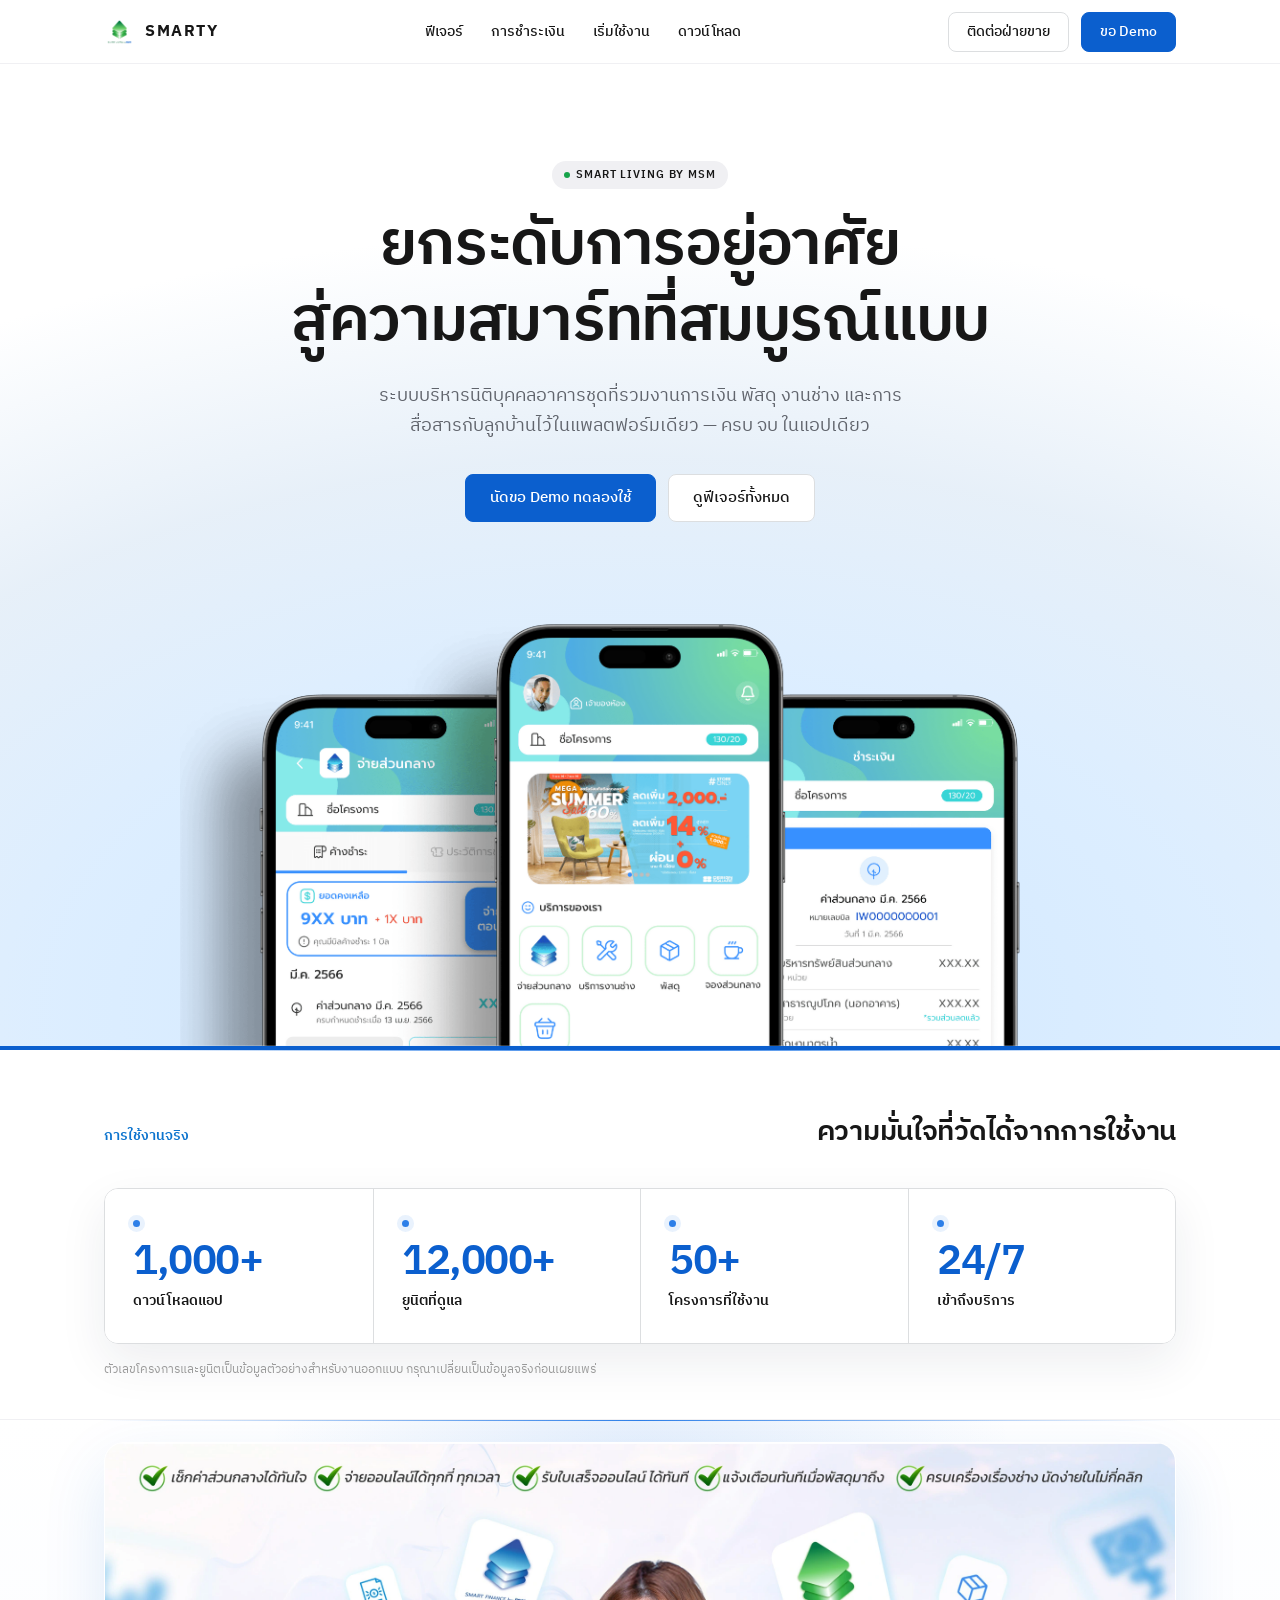
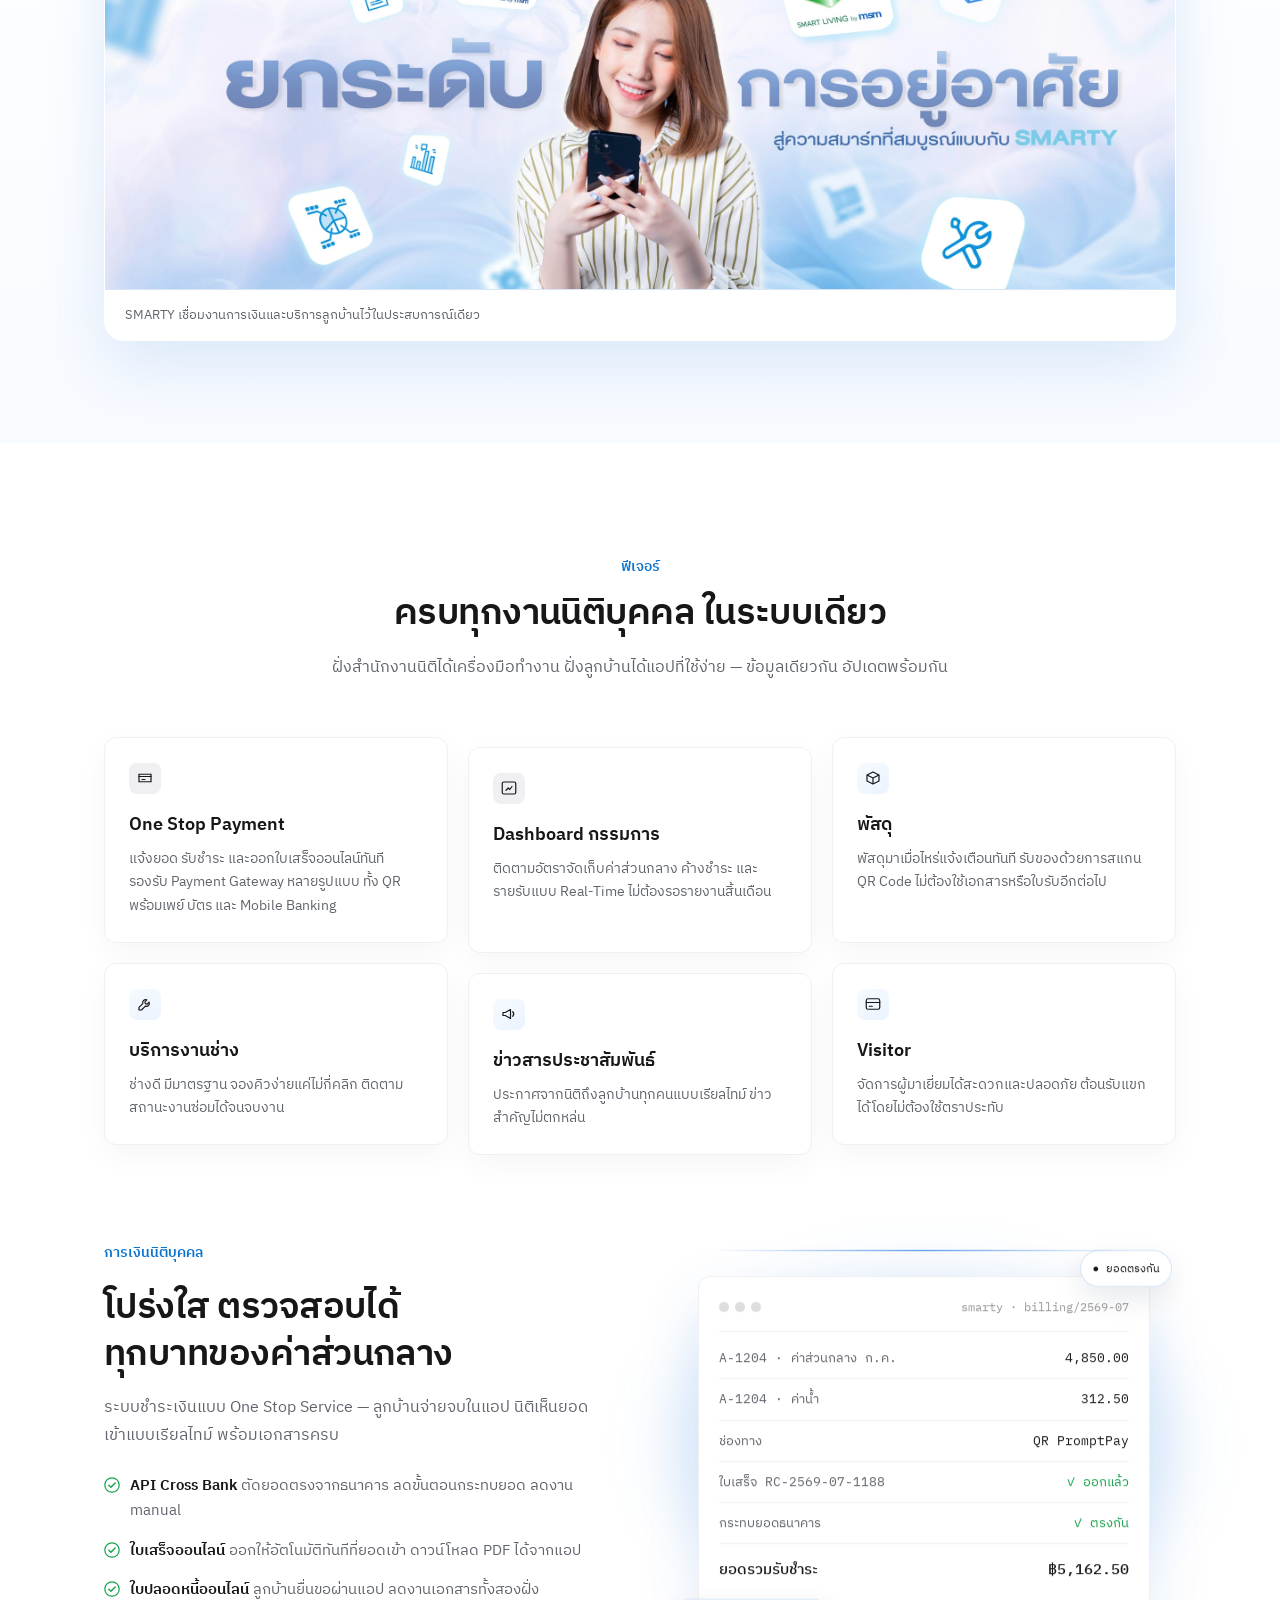
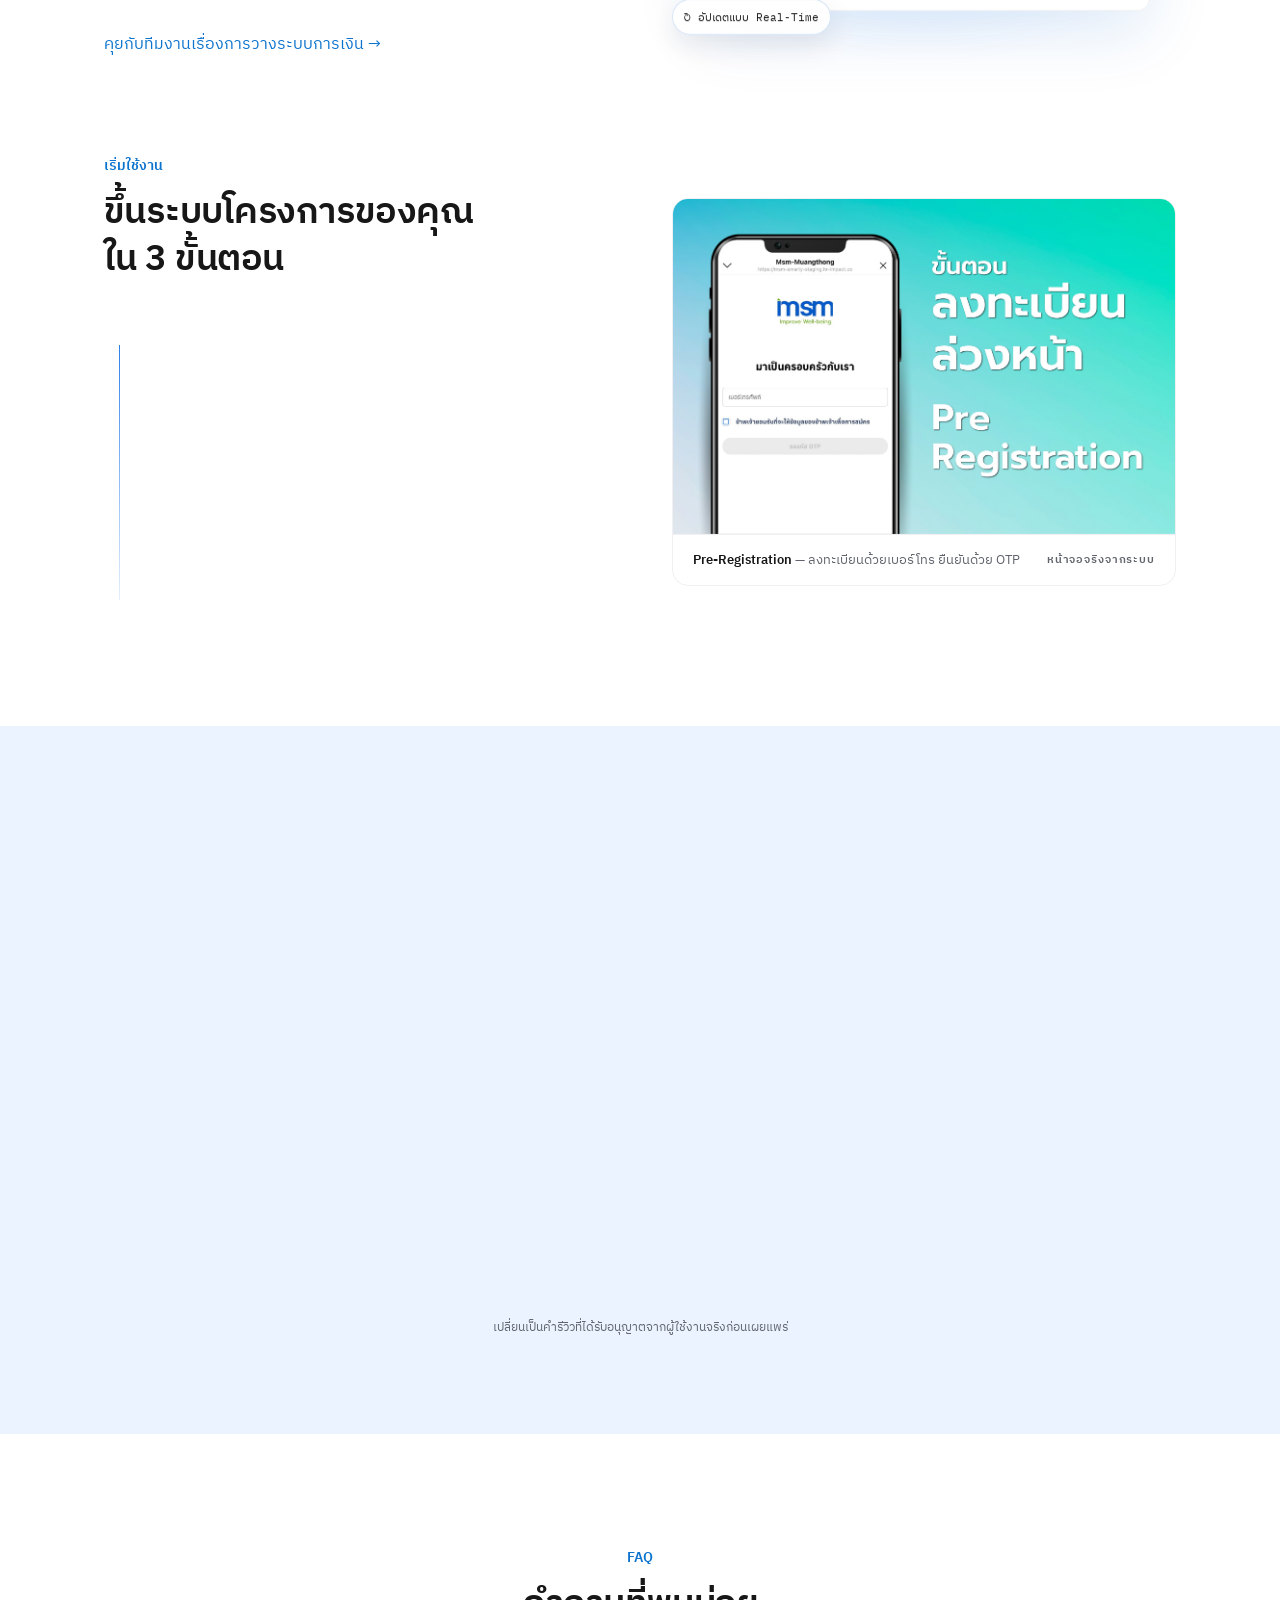
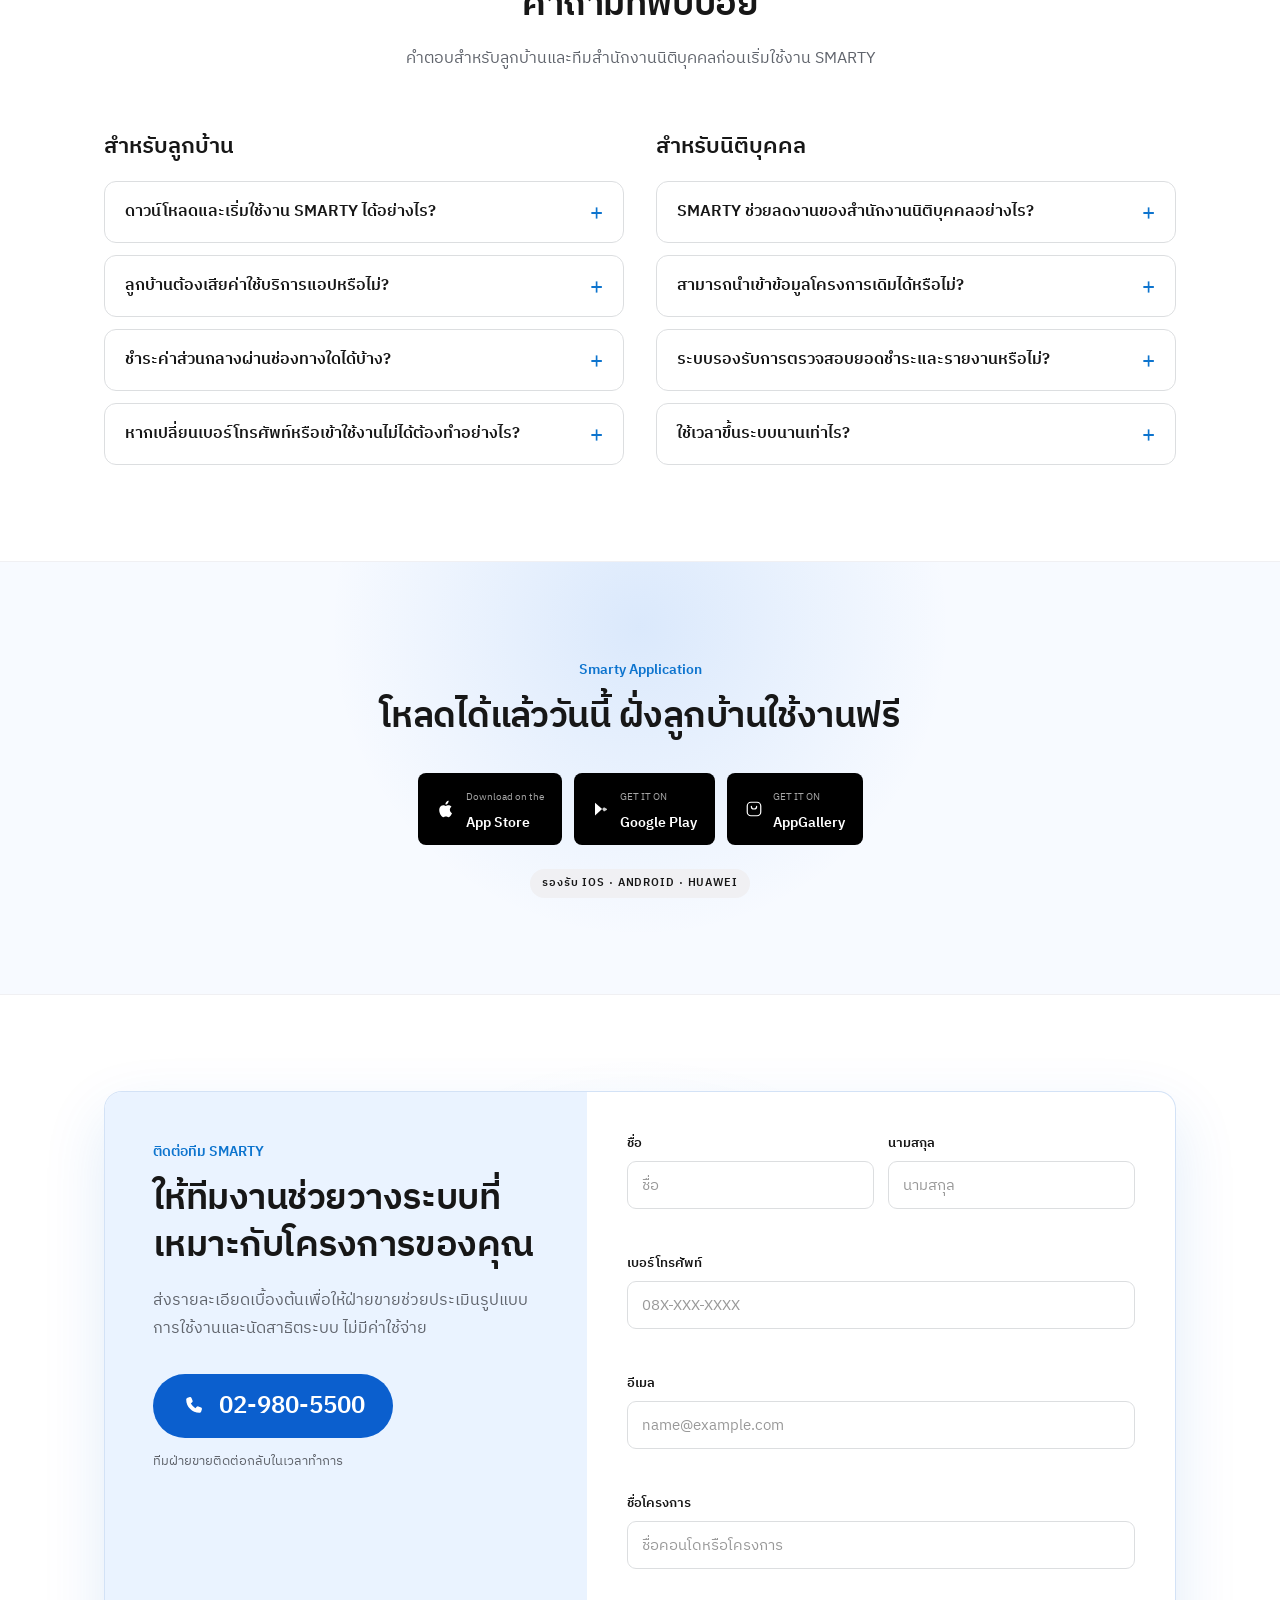
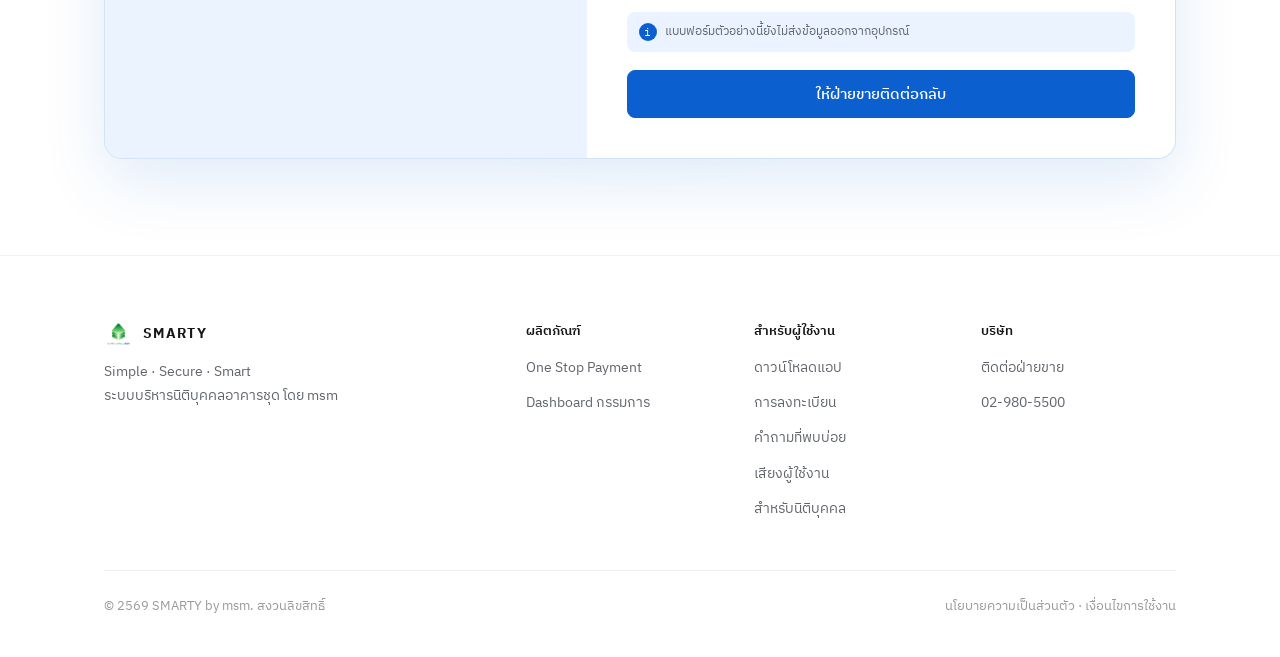
<file: expo.html>
<!DOCTYPE html>
<html lang="th">
<head>
<meta charset="UTF-8">
<meta name="viewport" content="width=device-width, initial-scale=1.0">
<title>SMARTY — ระบบบริหารนิติบุคคลอาคารชุด</title>
<meta name="description" content="SMARTY ระบบบริหารนิติบุคคลอาคารชุดโดย msm — จ่ายค่าส่วนกลาง รับใบเสร็จออนไลน์ แจ้งเตือนพัสดุ จองงานช่าง ครบ จบ ในแอปเดียว">
<meta property="og:title" content="SMARTY — ระบบบริหารนิติบุคคลอาคารชุด">
<meta property="og:description" content="ยกระดับการอยู่อาศัยสู่ความสมาร์ทที่สมบูรณ์แบบ — งานนิติบุคคล การเงิน และบริการลูกบ้าน ครบ จบ ในแอปเดียว">
<link rel="preconnect" href="https://fonts.googleapis.com">
<link rel="preconnect" href="https://fonts.gstatic.com" crossorigin>
<link href="https://fonts.googleapis.com/css2?family=IBM+Plex+Sans+Thai:wght@400;500;600;700&family=IBM+Plex+Mono:wght@400;500&display=swap" rel="stylesheet">
<style>
  :root {
    --primary: #000000;
    --primary-active: #1a1a1a;
    --text-link: #0d74ce;
    --ink: #171717;
    --body: #60646c;
    --muted: #999999;
    --hairline: #f0f0f3;
    --hairline-strong: #dcdee0;
    --canvas: #ffffff;
    --canvas-soft: #fafafa;
    --canvas-cool: #f7faff;
    --surface-strong: #f0f0f3;
    --surface-dark: #171717;
    --surface-dark-elevated: #1a1a1a;
    --on-dark: #ffffff;
    --on-dark-soft: #b0b4ba;
    --sky-light: #cfe7ff;
    --sky-mid: #a8c8e8;
    --success: #16a34a;
    --brand-blue: #0b5fce;
    --brand-blue-active: #084da8;
    --brand-blue-soft: #eaf3ff;
    --brand-blue-bright: #2d7fe8;
    --hairline-blue: rgba(11,95,206,0.16);
    --ambient-blue: rgba(45,127,232,0.14);
    --shadow-soft: 0 18px 48px rgba(23,38,61,0.08);
    --shadow-blue: 0 24px 64px rgba(11,95,206,0.12);
    --motion-fast: 180ms;
    --motion-standard: 420ms;
    --motion-reveal: 700ms;
    --ease-out-premium: cubic-bezier(0.22, 1, 0.36, 1);
    --ease-press: cubic-bezier(0.4, 0, 0.2, 1);
    --sans: 'IBM Plex Sans Thai', 'Inter', -apple-system, system-ui, sans-serif;
    --mono: 'IBM Plex Mono', 'IBM Plex Sans Thai', 'JetBrains Mono', monospace;
  }

  * { margin: 0; padding: 0; box-sizing: border-box; }
  html { scroll-behavior: smooth; }
  [id] { scroll-margin-top: 76px; }

  body {
    font-family: var(--sans);
    font-size: 16px;
    font-weight: 400;
    line-height: 1.7;
    color: var(--body);
    background: var(--canvas);
    -webkit-font-smoothing: antialiased;
  }

  h1, h2, h3 { color: var(--ink); }
  img { max-width: 100%; display: block; }

  /* ---------- Type (Thai-adjusted: มี leading เผื่อสระ/วรรณยุกต์, tracking ลบอ่อนกว่า Inter) ---------- */
  .display-mega { font-size: 62px; font-weight: 600; line-height: 1.22; letter-spacing: -0.02em; }
  .display-xl   { font-size: 48px; font-weight: 600; line-height: 1.25; letter-spacing: -0.018em; }
  .display-lg   { font-size: 36px; font-weight: 600; line-height: 1.3;  letter-spacing: -0.015em; }
  .display-md   { font-size: 28px; font-weight: 600; line-height: 1.35; letter-spacing: -0.01em; }
  .title-md     { font-size: 18px; font-weight: 600; line-height: 1.5; }
  .body-md      { font-size: 16px; }
  .body-sm      { font-size: 14px; }
  .caption      { font-size: 13px; line-height: 1.5; }
  .caption-upper { font-size: 11px; font-weight: 600; letter-spacing: 0.08em; text-transform: uppercase; }
  .mono         { font-family: var(--mono); font-size: 13px; line-height: 1.6; }

  .section-kicker { color: var(--text-link); font-size: 14px; font-weight: 600; margin-bottom: 12px; }

  /* ---------- Buttons: 8px radius, no pill on actions ---------- */
  .btn {
    display: inline-flex;
    align-items: center;
    justify-content: center;
    gap: 8px;
    font-family: var(--sans);
    font-size: 14px;
    font-weight: 500;
    line-height: 1;
    height: 40px;
    padding: 0 18px;
    border-radius: 8px;
    text-decoration: none;
    cursor: pointer;
    transition: background 0.15s ease, transform 0.1s ease;
  }
  .btn-primary { background: var(--brand-blue); color: #fff; border: 1px solid var(--brand-blue); }
  .btn-primary:hover { background: var(--brand-blue-active); border-color: var(--brand-blue-active); }
  .btn-primary:active { transform: translateY(1px); }
  .btn-secondary { background: var(--canvas); color: var(--ink); border: 1px solid var(--hairline-strong); }
  .btn-secondary:hover { border-color: var(--muted); }
  .btn:focus-visible { outline: 2px solid var(--brand-blue); outline-offset: 3px; }
  .btn-lg { height: 48px; padding: 0 24px; font-size: 15px; }

  a.text-link { color: var(--text-link); text-decoration: none; }
  a.text-link:hover { text-decoration: underline; }

  .badge {
    display: inline-flex;
    align-items: center;
    gap: 6px;
    background: var(--surface-strong);
    color: var(--ink);
    font-size: 11px;
    font-weight: 600;
    letter-spacing: 0.08em;
    text-transform: uppercase;
    border-radius: 9999px;
    padding: 5px 12px;
  }
  .badge .dot { width: 6px; height: 6px; border-radius: 50%; background: var(--success); }

  /* ---------- Layout ---------- */
  .container { max-width: 1120px; margin: 0 auto; padding: 0 24px; }
  .section { padding: 96px 0; }
  .section-tight { padding: 64px 0; }
  .section-head { max-width: 640px; margin: 0 auto 56px; text-align: center; }
  .section-head p { margin-top: 16px; }

  /* ---------- Top nav ---------- */
  .top-nav {
    position: sticky;
    top: 0;
    z-index: 50;
    background: rgba(255,255,255,0.85);
    backdrop-filter: saturate(180%) blur(12px);
    -webkit-backdrop-filter: saturate(180%) blur(12px);
    border-bottom: 1px solid var(--hairline);
    height: 64px;
  }
  .top-nav .nav-inner {
    max-width: 1120px;
    margin: 0 auto;
    padding: 0 24px;
    height: 100%;
    display: flex;
    align-items: center;
    justify-content: space-between;
    gap: 24px;
  }
  .nav-brand { display: flex; align-items: center; gap: 10px; text-decoration: none; }
  .nav-brand img { height: 30px; width: auto; }
  .nav-brand .brand-name { font-size: 16px; font-weight: 700; letter-spacing: 0.1em; color: var(--ink); }
  .nav-links { display: flex; align-items: center; gap: 28px; list-style: none; }
  .nav-links a { font-size: 14px; font-weight: 500; color: var(--ink); text-decoration: none; }
  .nav-links a:hover { color: var(--text-link); }
  .nav-actions { display: flex; align-items: center; gap: 12px; }

  /* ---------- Hero ---------- */
  .hero {
    position: relative;
    padding: 96px 0 0;
    overflow: hidden;
  }
  .hero::before {
    content: "";
    position: absolute;
    inset: 0;
    background:
      radial-gradient(120% 90% at 50% 96%, var(--sky-light) 0%, rgba(207,231,255,0.72) 38%, rgba(168,200,232,0.28) 62%, rgba(255,255,255,0) 88%);
    pointer-events: none;
  }
  .hero .container { position: relative; text-align: center; }
  .hero h1 { max-width: 860px; margin: 20px auto 0; }
  .hero .sub { max-width: 560px; margin: 20px auto 0; font-size: 18px; }
  .hero .cta-row { display: flex; gap: 12px; justify-content: center; flex-wrap: wrap; margin-top: 32px; }
  .hero-enter {
    opacity: 0;
    transform: translateY(14px);
    animation: hero-enter var(--motion-reveal) var(--ease-out-premium) forwards;
    animation-delay: var(--hero-delay, 0ms);
  }
  .hero-phone-enter {
    opacity: 0;
    transform: translateY(28px) scale(0.985);
    animation: phone-settle 900ms var(--ease-out-premium) forwards;
    animation-delay: 440ms;
  }
  .hero-seq-1 { --hero-delay: 0ms; }
  .hero-seq-2 { --hero-delay: 90ms; }
  .hero-seq-3 { --hero-delay: 180ms; }
  .hero-seq-4 { --hero-delay: 270ms; }
  @keyframes hero-enter { to { opacity: 1; transform: none; } }
  @keyframes phone-settle { to { opacity: 1; transform: none; } }

  .hero-device {
    position: relative;
    max-width: 920px;
    margin: 64px auto 0;
    background: transparent;
  }
  .hero-device img {
    width: 100%;
    aspect-ratio: 16 / 8;
    object-fit: cover;
    object-position: center 42%;
  }

  /* ---------- Trust ledger ---------- */
  .trust-ledger {
    border-top: 4px solid var(--brand-blue);
    border-bottom: 1px solid var(--hairline);
    background: var(--canvas);
    padding: 64px 0 40px;
  }
  .trust-heading { display: flex; align-items: end; justify-content: space-between; gap: 24px; margin-bottom: 36px; }
  .trust-heading .section-kicker { margin-bottom: 4px; }
  .trust-heading h2 { max-width: 560px; text-align: right; }
  .trust-grid { position: relative; display: grid; grid-template-columns: repeat(4, minmax(0, 1fr)); border: 1px solid var(--hairline-strong); border-radius: 14px; overflow: hidden; box-shadow: var(--shadow-soft); }
  .trust-stat { position: relative; display: grid; gap: 6px; min-height: 154px; align-content: center; padding: 24px 28px; background: var(--canvas); }
  .trust-stat::before { content: ""; width: 7px; height: 7px; margin-bottom: 8px; border-radius: 50%; background: var(--brand-blue-bright); box-shadow: 0 0 0 5px rgba(45,127,232,0.10); }
  .trust-stat + .trust-stat { border-left: 1px solid var(--hairline-strong); }
  .trust-value { color: var(--brand-blue); font-family: var(--sans); font-size: 42px; font-weight: 600; line-height: 1; letter-spacing: -0.035em; font-variant-numeric: tabular-nums; }
  .trust-stat span { color: var(--ink); font-size: 14px; font-weight: 600; }
  .mock-disclosure { margin-top: 16px; color: var(--muted); font-size: 12px; line-height: 1.6; }

  /* ---------- Campaign + SMARTY signal ---------- */
  .campaign-showcase {
    position: relative;
    padding: 28px 0 96px;
    overflow: hidden;
    background:
      radial-gradient(circle at 50% 10%, rgba(45,127,232,0.12), transparent 44%),
      linear-gradient(180deg, var(--canvas), var(--canvas-cool));
  }
  .campaign-frame {
    position: relative;
    overflow: hidden;
    border: 1px solid rgba(255,255,255,0.85);
    border-radius: 20px;
    background: var(--canvas);
    box-shadow: var(--shadow-blue);
    translate: 0 var(--depth-parallax-y, 0);
  }
  .campaign-frame::before {
    content: "";
    position: absolute;
    inset: 0;
    z-index: 1;
    pointer-events: none;
    box-shadow: inset 0 1px 0 rgba(255,255,255,0.9);
  }
  .campaign-frame img { width: 100%; height: auto; }
  .campaign-frame figcaption {
    padding: 14px 20px;
    border-top: 1px solid var(--hairline-blue);
    background: rgba(255,255,255,0.92);
    color: var(--body);
    font-size: 13px;
  }
  .smarty-signal { position: relative; }
  .smarty-signal::after {
    content: "";
    position: absolute;
    z-index: 3;
    left: 8%;
    right: 8%;
    top: 0;
    height: 1px;
    background: linear-gradient(90deg, transparent, var(--brand-blue-bright), transparent);
    transform: scaleX(0);
    transform-origin: left;
    transition: transform 900ms var(--ease-out-premium);
    pointer-events: none;
  }
  .smarty-signal.section-in::after,
  .smarty-signal.in::after { transform: scaleX(1); }

  /* ---------- Feature grid ---------- */
  .feature-grid {
    display: grid;
    grid-template-columns: repeat(3, 1fr);
    gap: 20px;
  }
  .f-card {
    position: relative;
    overflow: hidden;
    background: var(--canvas);
    border: 1px solid var(--hairline);
    border-radius: 12px;
    padding: 24px;
    box-shadow: 0 10px 30px rgba(23,38,61,0.04);
  }
  .f-card::before { content: ""; position: absolute; left: 18px; right: 18px; top: 0; height: 2px; background: linear-gradient(90deg, transparent, var(--brand-blue-bright), transparent); opacity: 0; transition: opacity var(--motion-fast) ease; }
  .f-card:hover::before { opacity: 1; }
  .f-card:nth-child(2), .f-card:nth-child(5) { translate: 0 10px; }
  .f-card .f-icon {
    width: 32px; height: 32px;
    border-radius: 8px;
    background: linear-gradient(145deg, #f7fbff, var(--brand-blue-soft));
    display: flex; align-items: center; justify-content: center;
    color: var(--ink);
    margin-bottom: 16px;
    box-shadow: inset 0 1px 0 rgba(255,255,255,0.9);
  }
  .f-card h3 { font-size: 18px; font-weight: 600; margin-bottom: 6px; }
  .f-card p { font-size: 14px; }
  .f-card.dark { background: var(--canvas); border-color: var(--hairline); }
  .f-card.dark h3 { color: var(--ink); }
  .f-card.dark p { color: var(--body); }
  .f-card.dark .f-icon { background: var(--surface-strong); color: var(--ink); }

  /* ---------- Split (payment/data) ---------- */
  .split {
    display: grid;
    grid-template-columns: 1fr 1fr;
    gap: 64px;
    align-items: center;
  }
  .split .copy h2 { margin-bottom: 16px; }
  .split .copy > p { margin-bottom: 20px; }
  .split ul.plain {
    list-style: none;
    display: grid;
    gap: 14px;
    margin: 24px 0 28px;
  }
  .split ul.plain li { display: flex; gap: 10px; align-items: flex-start; font-size: 15px; }
  .split ul.plain li svg { flex: none; margin-top: 4px; }
  .split ul.plain b { color: var(--ink); font-weight: 600; }

  .ledger-stage {
    position: relative;
    padding: 26px;
    translate: 0 var(--depth-parallax-y, 0);
  }
  .ledger-stage::before {
    content: "";
    position: absolute;
    inset: 8% 0;
    border-radius: 50%;
    background: var(--ambient-blue);
    filter: blur(34px);
  }
  .ledger {
    position: relative;
    z-index: 1;
    background: var(--canvas);
    border: 1px solid var(--hairline);
    border-radius: 12px;
    padding: 20px;
    color: var(--ink);
    box-shadow: var(--shadow-blue);
  }
  .ledger-chip {
    position: absolute;
    z-index: 2;
    display: inline-flex;
    align-items: center;
    gap: 7px;
    padding: 8px 11px;
    border: 1px solid var(--hairline-blue);
    border-radius: 999px;
    background: rgba(255,255,255,0.94);
    box-shadow: 0 10px 28px rgba(23,38,61,0.10);
    color: var(--ink);
    font-family: var(--mono);
    font-size: 11px;
    white-space: nowrap;
  }
  .ledger-chip--top { top: 0; right: 4px; }
  .ledger-chip--bottom { bottom: 2px; left: 0; }
  .ledger .ledger-head {
    display: flex;
    align-items: center;
    justify-content: space-between;
    padding-bottom: 14px;
    border-bottom: 1px solid var(--hairline);
    margin-bottom: 6px;
  }
  .ledger .ledger-head .win-dots { display: flex; gap: 6px; }
  .ledger .win-dots span { width: 10px; height: 10px; border-radius: 50%; background: var(--hairline-strong); }
  .ledger .ledger-title { font-family: var(--mono); font-size: 12px; color: var(--muted); }
  .ledger table { width: 100%; border-collapse: collapse; font-family: var(--mono); font-size: 13px; }
  .ledger td { padding: 9px 0; border-bottom: 1px solid var(--hairline); }
  .ledger td:last-child { text-align: right; }
  .ledger .lg-label { color: var(--body); }
  .ledger .lg-ok { color: var(--success); }
  .ledger .lg-total td { border-bottom: none; padding-top: 12px; font-size: 15px; font-weight: 500; }

  /* ---------- Image frame cards ---------- */
  .img-frame {
    border: 1px solid var(--hairline);
    border-radius: 16px;
    overflow: hidden;
    background: var(--canvas);
    max-width: 920px;
    margin-left: auto;
    margin-right: auto;
  }
  .img-frame img { width: 100%; }
  .img-frame .frame-caption {
    display: flex;
    justify-content: space-between;
    align-items: center;
    gap: 12px;
    padding: 14px 20px;
    border-top: 1px solid var(--hairline);
    font-size: 13px;
    color: var(--body);
  }
  .img-frame .frame-caption b { color: var(--ink); font-weight: 600; }

  /* ---------- Workflow ---------- */
  .workflow {
    display: grid;
    grid-template-columns: 1fr 1fr;
    gap: 64px;
    align-items: center;
  }
  .steps { position: relative; display: grid; gap: 12px; }
  .steps::before { content: ""; position: absolute; left: 15px; top: 30px; bottom: 30px; width: 1px; background: linear-gradient(var(--brand-blue-bright), rgba(45,127,232,0.12)); }
  .step {
    position: relative;
    z-index: 1;
    display: flex;
    gap: 16px;
    align-items: flex-start;
    background: var(--canvas);
    border: 1px solid var(--hairline);
    border-radius: 12px;
    padding: 20px;
    box-shadow: 0 10px 28px rgba(23,38,61,0.04);
  }
  .step .step-num {
    flex: none;
    width: 32px; height: 32px;
    border-radius: 8px;
    background: linear-gradient(145deg, #f7fbff, var(--brand-blue-soft));
    display: flex; align-items: center; justify-content: center;
    font-family: var(--mono);
    font-size: 13px;
    color: var(--ink);
  }
  .step h3 { font-size: 16px; font-weight: 600; margin-bottom: 4px; }
  .step p { font-size: 14px; }

  /* ---------- Download band ---------- */
  .dl-band {
    position: relative;
    overflow: hidden;
    background:
      radial-gradient(circle at 50% 15%, rgba(45,127,232,0.14), transparent 42%),
      var(--canvas-cool);
    border-top: 1px solid var(--hairline);
    border-bottom: 1px solid var(--hairline);
  }
  .dl-band .container { text-align: center; }
  .store-row { display: flex; gap: 12px; justify-content: center; flex-wrap: wrap; margin-top: 32px; }
  .store-btn {
    display: flex;
    align-items: center;
    gap: 10px;
    background: var(--primary);
    color: #fff;
    border-radius: 8px;
    padding: 9px 18px;
    text-decoration: none;
    text-align: left;
    transition: background 0.15s ease;
  }
  .store-btn:hover { background: var(--primary-active); }
  .store-btn .s-top { font-size: 10px; color: rgba(255,255,255,0.65); line-height: 1.3; }
  .store-btn .s-name { font-size: 14px; font-weight: 600; line-height: 1.3; }
  .dl-meta { margin-top: 24px; display: flex; gap: 10px; justify-content: center; flex-wrap: wrap; }

  /* ---------- Testimonials ---------- */
  .testimonial-section { background: var(--brand-blue-soft); }
  .testimonial-grid { display: grid; grid-template-columns: repeat(2, minmax(0, 1fr)); gap: 20px; }
  .testimonial-card { position: relative; display: grid; align-content: start; min-height: 280px; padding: 28px; border: 1px solid rgba(11,95,206,0.16); border-radius: 14px; background: linear-gradient(145deg, #fff 0%, #f8fbff 100%); }
  .testimonial-top { display: flex; align-items: center; justify-content: space-between; gap: 16px; margin-bottom: 32px; }
  .testimonial-audience { color: var(--brand-blue); font-size: 13px; font-weight: 600; }
  .mock-badge { display: inline-flex; padding: 4px 9px; border-radius: 9999px; background: var(--brand-blue-soft); color: var(--brand-blue-active); font-size: 10px; font-weight: 600; letter-spacing: 0.04em; }
  .testimonial-quote { position: relative; margin: 0 0 24px; color: var(--ink); font-size: 20px; font-weight: 500; line-height: 1.65; }
  .testimonial-quote::before { content: "“"; position: absolute; top: -32px; left: -4px; color: var(--brand-blue); font-family: Georgia, serif; font-size: 52px; line-height: 1; opacity: 0.18; }
  .testimonial-attribution { margin-top: auto; padding-top: 20px; border-top: 1px solid var(--hairline); color: var(--body); font-size: 13px; }
  .testimonial-disclosure { margin-top: 18px; color: var(--body); font-size: 12px; text-align: center; }

  /* ---------- FAQ ---------- */
  .faq-section { background: var(--canvas); }
  .faq-grid {
    display: grid;
    grid-template-columns: repeat(2, minmax(0, 1fr));
    gap: 32px;
  }
  .faq-group h3 {
    margin-bottom: 16px;
    font-size: 22px;
    font-weight: 600;
  }
  .faq-list { display: grid; gap: 12px; }
  .faq-item {
    border: 1px solid var(--hairline-strong);
    border-radius: 12px;
    background: var(--canvas);
    overflow: hidden;
  }
  .faq-item summary {
    position: relative;
    padding: 18px 52px 18px 20px;
    color: var(--ink);
    font-weight: 600;
    line-height: 1.5;
    cursor: pointer;
    list-style: none;
  }
  .faq-item summary::-webkit-details-marker { display: none; }
  .faq-item summary::after {
    content: "+";
    position: absolute;
    top: 50%;
    right: 20px;
    color: var(--text-link);
    font-family: var(--mono);
    font-size: 22px;
    font-weight: 400;
    line-height: 1;
    transform: translateY(-50%);
    transition: transform var(--motion-standard) var(--ease-out-premium);
  }
  .faq-item[open] summary::after { transform: translateY(-50%) rotate(45deg); }
  .faq-item summary:focus-visible {
    outline: 2px solid var(--ink);
    outline-offset: -3px;
    border-radius: 10px;
  }
  .faq-item p {
    padding: 0 20px 18px;
    font-size: 14px;
    line-height: 1.7;
  }
  .faq-item[open] p { animation: faq-answer-in var(--motion-standard) var(--ease-out-premium); }
  @keyframes faq-answer-in {
    from { opacity: 0; transform: translateY(-4px); }
    to { opacity: 1; transform: none; }
  }

  /* ---------- Premium interactions ---------- */
  .btn {
    transition:
      transform var(--motion-fast) var(--ease-press),
      box-shadow var(--motion-fast) var(--ease-out-premium),
      background-color var(--motion-fast) ease,
      color var(--motion-fast) ease,
      border-color var(--motion-fast) ease;
  }
  .btn:active { transform: translateY(0) scale(0.985); }
  .store-btn {
    transition:
      transform var(--motion-fast) var(--ease-press),
      box-shadow var(--motion-fast) var(--ease-out-premium),
      background-color var(--motion-fast) ease;
  }
  .store-btn:active { transform: translateY(0) scale(0.985); }
  .f-card, .step, .img-frame, .ledger, .faq-item {
    transition:
      transform var(--motion-standard) var(--ease-out-premium),
      border-color var(--motion-standard) var(--ease-out-premium),
      box-shadow var(--motion-standard) var(--ease-out-premium);
  }
  .testimonial-card {
    transition:
      transform var(--motion-standard) var(--ease-out-premium),
      border-color var(--motion-standard) var(--ease-out-premium),
      box-shadow var(--motion-standard) var(--ease-out-premium);
  }
  .f-icon {
    transition: transform var(--motion-standard) var(--ease-out-premium);
  }
  .faq-item summary {
    transition: background-color var(--motion-fast) ease, box-shadow var(--motion-fast) ease;
  }
  .faq-item summary:focus-visible { outline: 2px solid var(--brand-blue); outline-offset: -2px; border-radius: 8px; }
  .nav-links a, .footer-grid a {
    transition:
      color var(--motion-fast) ease,
      opacity var(--motion-fast) ease;
  }
  @media (hover: hover) and (pointer: fine) {
    .btn:hover { transform: translateY(-2px); box-shadow: 0 8px 20px rgba(23,23,23,0.12); }
    .store-btn:hover { transform: translateY(-2px); box-shadow: 0 12px 28px rgba(23,23,23,0.16); }
    .f-card:hover, .step:hover, .img-frame:hover, .ledger:hover, .faq-item:hover, .testimonial-card:hover {
      transform: translateY(-4px);
      border-color: var(--hairline-strong);
      box-shadow: 0 14px 34px rgba(23,23,23,0.08);
    }
    .f-card:hover .f-icon { transform: translateY(-2px); }
    .faq-item summary:hover { background: var(--canvas-soft); }
    .btn:active, .store-btn:active { transform: translateY(0) scale(0.985); }
    .phone-pill:hover { transform: translateY(-2px); box-shadow: 0 12px 28px rgba(11,95,206,0.24); }
    .phone-pill:active { transform: translateY(0) scale(0.985); }
  }

  /* ---------- Contact ---------- */
  .cta-band { position: relative; overflow: hidden; background: radial-gradient(circle at 50% 50%, rgba(45,127,232,0.10), transparent 48%), var(--canvas); }
  .contact-panel { position: relative; display: grid; grid-template-columns: minmax(0, 0.9fr) minmax(0, 1.1fr); border: 1px solid rgba(11,95,206,0.18); border-radius: 18px; overflow: hidden; background: var(--canvas); box-shadow: var(--shadow-blue); }
  .contact-copy { padding: 48px; background: var(--brand-blue-soft); }
  .contact-copy h2 { margin-bottom: 18px; }
  .contact-copy > p:not(.section-kicker):not(.contact-hours) { max-width: 480px; }
  .phone-pill { display: inline-flex; align-items: center; justify-content: center; gap: 14px; min-height: 64px; margin-top: 32px; padding: 0 28px; border-radius: 9999px; background: var(--brand-blue); color: #fff; font-family: var(--sans); font-size: 24px; font-weight: 600; line-height: 1; text-decoration: none; transition: transform var(--motion-fast) var(--ease-press), background-color var(--motion-fast) ease, box-shadow var(--motion-fast) var(--ease-out-premium); }
  .phone-pill svg { flex: none; }
  .phone-pill:hover { background: var(--brand-blue-active); }
  .phone-pill:focus-visible { outline: 3px solid var(--brand-blue); outline-offset: 4px; }
  .contact-hours { margin-top: 12px; color: var(--body); font-size: 13px; }
  .callback-shell { min-height: 100%; padding: 40px; }
  .callback-form { display: grid; gap: 18px; }
  .form-row { display: grid; grid-template-columns: repeat(2, minmax(0, 1fr)); gap: 14px; }
  .form-field { display: grid; gap: 7px; }
  .form-field label { color: var(--ink); font-size: 13px; font-weight: 600; }
  .form-field input { width: 100%; height: 48px; padding: 0 14px; border: 1px solid var(--hairline-strong); border-radius: 9px; background: var(--canvas); color: var(--ink); font-family: var(--sans); font-size: 15px; transition: border-color var(--motion-fast) ease, box-shadow var(--motion-fast) ease, background-color var(--motion-fast) ease; }
  .form-field input::placeholder { color: var(--muted); }
  .form-field input:focus { border-color: var(--brand-blue); box-shadow: 0 0 0 3px rgba(11,95,206,0.14); outline: none; }
  .form-field input[aria-invalid="true"] { border-color: #c93737; background: #fffafa; }
  .field-error { min-height: 18px; color: #b42318; font-size: 12px; line-height: 1.45; }
  .form-local-note { display: flex; align-items: flex-start; gap: 8px; padding: 11px 12px; border-radius: 8px; background: var(--brand-blue-soft); color: var(--body); font-size: 12px; line-height: 1.5; }
  .form-local-note::before { content: "i"; display: inline-flex; flex: none; align-items: center; justify-content: center; width: 18px; height: 18px; border-radius: 50%; background: var(--brand-blue); color: #fff; font-family: var(--mono); font-size: 11px; }
  .callback-submit { width: 100%; }
  .callback-success { display: grid; min-height: 390px; align-content: center; justify-items: start; padding: 16px; }
  .callback-success-icon { display: inline-flex; align-items: center; justify-content: center; width: 48px; height: 48px; margin-bottom: 20px; border-radius: 50%; background: var(--brand-blue-soft); color: var(--brand-blue); font-size: 24px; }
  .callback-success h3 { margin-bottom: 8px; font-size: 28px; }
  .callback-success p { max-width: 500px; margin-bottom: 24px; }
  [hidden] { display: none !important; }

  /* ---------- Footer ---------- */
  footer {
    border-top: 1px solid var(--hairline);
    padding: 64px 0 40px;
    background: var(--canvas);
  }
  .footer-grid {
    display: grid;
    grid-template-columns: 2fr 1fr 1fr 1fr;
    gap: 32px;
    padding-bottom: 40px;
  }
  .footer-brand { display: flex; align-items: center; gap: 10px; margin-bottom: 12px; }
  .footer-brand img { height: 28px; }
  .footer-brand span { font-weight: 700; letter-spacing: 0.1em; color: var(--ink); font-size: 14px; }
  .footer-grid h4 { font-size: 13px; font-weight: 600; color: var(--ink); margin-bottom: 12px; }
  .footer-grid ul { list-style: none; }
  .footer-grid li { margin-bottom: 8px; }
  .footer-grid a { font-size: 14px; color: var(--body); text-decoration: none; }
  .footer-grid a:hover { color: var(--text-link); }
  .footer-legal {
    border-top: 1px solid var(--hairline);
    padding-top: 24px;
    display: flex;
    justify-content: space-between;
    flex-wrap: wrap;
    gap: 8px;
    font-size: 13px;
    color: var(--muted);
  }

  /* ---------- Reveal ---------- */
  .section-reveal {
    opacity: 0;
    transform: translateY(24px);
    transition:
      opacity 800ms var(--ease-out-premium),
      transform 800ms var(--ease-out-premium);
    will-change: opacity, transform;
  }
  .section-reveal.section-in {
    opacity: 1;
    transform: none;
  }
  .reveal {
    opacity: 0;
    transform: translateY(20px) scale(0.995);
    transition:
      opacity var(--motion-reveal) var(--ease-out-premium),
      transform var(--motion-reveal) var(--ease-out-premium);
    transition-delay: var(--reveal-delay, 0ms);
    will-change: opacity, transform;
  }
  .reveal.in { opacity: 1; transform: none; }
  @media (prefers-reduced-motion: reduce) {
    html { scroll-behavior: auto; }
    *, *::before, *::after {
      animation-duration: 0.01ms !important;
      animation-delay: 0ms !important;
      transition-duration: 0.01ms !important;
      transition-delay: 0ms !important;
      scroll-behavior: auto !important;
    }
    .section-reveal, .reveal, .hero-enter, .hero-phone-enter {
      opacity: 1;
      transform: none;
    }
    [data-depth-parallax] { translate: none !important; }
    .smarty-signal::after { transform: scaleX(1); transition: none; }
  }

  /* ---------- Responsive ---------- */
  @media (max-width: 1024px) {
    .display-mega { font-size: 46px; }
    .display-lg { font-size: 31px; }
    .feature-grid { grid-template-columns: repeat(2, 1fr); }
  }
  @media (max-width: 820px) {
    .section { padding: 64px 0; }
    .campaign-showcase { padding: 18px 0 64px; }
    .campaign-frame { border-radius: 14px; translate: none; }
    .campaign-frame figcaption { font-size: 12px; }
    .nav-links { display: none; }
    .split, .workflow { grid-template-columns: 1fr; gap: 40px; }
    .faq-grid { grid-template-columns: 1fr; gap: 40px; }
    .testimonial-grid { grid-template-columns: 1fr; }
    .trust-grid { grid-template-columns: repeat(2, minmax(0, 1fr)); }
    .trust-stat:nth-child(3) { border-left: 0; }
    .trust-stat:nth-child(n+3) { border-top: 1px solid var(--hairline-strong); }
    .trust-heading { align-items: flex-start; flex-direction: column; }
    .trust-heading h2 { text-align: left; }
    .contact-panel { grid-template-columns: 1fr; }
    .contact-copy, .callback-shell { padding: 36px; }
    .footer-grid { grid-template-columns: 1fr 1fr; }
    .f-card:nth-child(2), .f-card:nth-child(5) { translate: none; }
    .ledger-chip { display: none; }
    .ledger-stage { padding: 12px 0; translate: none; }
  }
  @media (max-width: 560px) {
    .display-mega { font-size: 34px; }
    .display-xl { font-size: 30px; }
    .display-lg { font-size: 27px; }
    .feature-grid { grid-template-columns: 1fr; }
    .footer-grid { grid-template-columns: 1fr; }
    .hero { padding-top: 64px; }
    .trust-ledger { padding: 48px 0 32px; }
    .trust-grid { grid-template-columns: 1fr; }
    .trust-stat { min-height: 118px; }
    .trust-stat + .trust-stat { border-left: 0; border-top: 1px solid var(--hairline-strong); }
    .trust-value { font-size: 36px; }
    .contact-copy, .callback-shell { padding: 28px 20px; }
    .form-row { grid-template-columns: 1fr; }
    .phone-pill { width: 100%; min-height: 58px; padding: 0 18px; font-size: 20px; }
  }
</style>
</head>
<body>

<!-- ================= Top nav ================= -->
<nav class="top-nav" aria-label="เมนูหลัก">
  <div class="nav-inner">
    <a href="#" class="nav-brand">
      <img src="img/logo.png" alt="โลโก้ SMARTY">
      <span class="brand-name">SMARTY</span>
    </a>
    <ul class="nav-links">
      <li><a href="#features">ฟีเจอร์</a></li>
      <li><a href="#payment">การชำระเงิน</a></li>
      <li><a href="#start">เริ่มใช้งาน</a></li>
      <li><a href="#download">ดาวน์โหลด</a></li>
    </ul>
    <div class="nav-actions">
      <a href="#contact" class="btn btn-secondary">ติดต่อฝ่ายขาย</a>
      <a href="#contact" class="btn btn-primary">ขอ Demo</a>
    </div>
  </div>
</nav>

<!-- ================= Hero ================= -->
<header class="hero">
  <div class="container">
    <span class="badge hero-enter hero-seq-1"><span class="dot"></span> SMART LIVING by msm</span>
    <h1 class="display-mega hero-enter hero-seq-2">ยกระดับการอยู่อาศัย<br>สู่ความสมาร์ทที่สมบูรณ์แบบ</h1>
    <p class="sub hero-enter hero-seq-3">ระบบบริหารนิติบุคคลอาคารชุดที่รวมงานการเงิน พัสดุ งานช่าง และการสื่อสารกับลูกบ้านไว้ในแพลตฟอร์มเดียว — ครบ จบ ในแอปเดียว</p>
    <div class="cta-row hero-enter hero-seq-4">
      <a href="#contact" class="btn btn-primary btn-lg">นัดขอ Demo ทดลองใช้</a>
      <a href="#features" class="btn btn-secondary btn-lg">ดูฟีเจอร์ทั้งหมด</a>
    </div>
    <figure class="hero-device hero-phone-enter">
      <img src="img/phone3_img-min.png" alt="หน้าจอแอป SMARTY สามหน้า: จ่ายส่วนกลาง หน้าแรก และใบแจ้งชำระเงิน" loading="eager">
    </figure>
  </div>
</header>

<!-- ================= Trust ledger ================= -->
<section id="trust" class="trust-ledger section-reveal smarty-signal" aria-labelledby="trust-title">
  <div class="container">
    <div class="trust-heading reveal">
      <p class="section-kicker">การใช้งานจริง</p>
      <h2 id="trust-title" class="display-md">ความมั่นใจที่วัดได้จากการใช้งาน</h2>
    </div>
    <div class="trust-grid">
      <div class="trust-stat reveal"><strong class="trust-value count-up" data-count="1000">0+</strong><span>ดาวน์โหลดแอป</span></div>
      <div class="trust-stat reveal"><strong class="trust-value count-up" data-count="12000">0+</strong><span>ยูนิตที่ดูแล</span></div>
      <div class="trust-stat reveal"><strong class="trust-value count-up" data-count="50">0+</strong><span>โครงการที่ใช้งาน</span></div>
      <div class="trust-stat reveal"><strong class="trust-value">24/7</strong><span>เข้าถึงบริการ</span></div>
    </div>
    <p class="mock-disclosure reveal">ตัวเลขโครงการและยูนิตเป็นข้อมูลตัวอย่างสำหรับงานออกแบบ กรุณาเปลี่ยนเป็นข้อมูลจริงก่อนเผยแพร่</p>
  </div>
</section>

<!-- ================= Campaign showcase ================= -->
<section class="campaign-showcase section-reveal smarty-signal" aria-label="ภาพรวมประโยชน์ของ SMARTY">
  <div class="container">
    <figure class="campaign-frame reveal" data-depth-parallax>
      <img
        src="img/smarty-campaign-banner.webp"
        alt="SMARTY เช็กค่าส่วนกลาง จ่ายและรับใบเสร็จออนไลน์ แจ้งพัสดุ และนัดหมายงานช่าง พร้อมระบบ SMART LIVING และ SMART FINANCE"
        width="2400"
        height="1000"
        loading="lazy"
      >
      <figcaption>SMARTY เชื่อมงานการเงินและบริการลูกบ้านไว้ในประสบการณ์เดียว</figcaption>
    </figure>
  </div>
</section>

<!-- ================= Features ================= -->
<section id="features" class="section section-reveal">
  <div class="container">
    <div class="section-head">
      <p class="section-kicker reveal">ฟีเจอร์</p>
      <h2 class="display-lg reveal">ครบทุกงานนิติบุคคล ในระบบเดียว</h2>
      <p class="reveal">ฝั่งสำนักงานนิติได้เครื่องมือทำงาน ฝั่งลูกบ้านได้แอปที่ใช้ง่าย — ข้อมูลเดียวกัน อัปเดตพร้อมกัน</p>
    </div>
    <div class="feature-grid">
      <div class="f-card dark reveal">
        <div class="f-icon"><svg width="18" height="18" viewBox="0 0 24 24" fill="none" aria-hidden="true"><path d="M4 7h16v10H4V7z" stroke="currentColor" stroke-width="1.6"/><path d="M4 10h16M8 14h4" stroke="currentColor" stroke-width="1.6" stroke-linecap="round"/></svg></div>
        <h3>One Stop Payment</h3>
        <p>แจ้งยอด รับชำระ และออกใบเสร็จออนไลน์ทันที รองรับ Payment Gateway หลายรูปแบบ ทั้ง QR พร้อมเพย์ บัตร และ Mobile Banking</p>
      </div>
      <div class="f-card dark reveal">
        <div class="f-icon"><svg width="18" height="18" viewBox="0 0 24 24" fill="none" aria-hidden="true"><rect x="3" y="4" width="18" height="16" rx="2" stroke="currentColor" stroke-width="1.6"/><path d="M8 15l3-3 2 2 3-4" stroke="currentColor" stroke-width="1.6" stroke-linecap="round" stroke-linejoin="round"/></svg></div>
        <h3>Dashboard กรรมการ</h3>
        <p>ติดตามอัตราจัดเก็บค่าส่วนกลาง ค้างชำระ และรายรับแบบ Real-Time ไม่ต้องรอรายงานสิ้นเดือน</p>
      </div>
      <div class="f-card reveal">
        <div class="f-icon"><svg width="18" height="18" viewBox="0 0 24 24" fill="none" aria-hidden="true"><path d="M4 8l8-4 8 4v8l-8 4-8-4V8z" stroke="currentColor" stroke-width="1.6" stroke-linejoin="round"/><path d="M4 8l8 4 8-4M12 12v8" stroke="currentColor" stroke-width="1.6" stroke-linejoin="round"/></svg></div>
        <h3>พัสดุ</h3>
        <p>พัสดุมาเมื่อไหร่แจ้งเตือนทันที รับของด้วยการสแกน QR Code ไม่ต้องใช้เอกสารหรือใบรับอีกต่อไป</p>
      </div>
      <div class="f-card reveal">
        <div class="f-icon"><svg width="18" height="18" viewBox="0 0 24 24" fill="none" aria-hidden="true"><path d="M14.5 6.5a4 4 0 00-5.4 5L4 16.6V20h3.4l5.1-5.1a4 4 0 005-5.4l-2.6 2.6-2.4-.6-.6-2.4 2.6-2.6z" stroke="currentColor" stroke-width="1.6" stroke-linejoin="round"/></svg></div>
        <h3>บริการงานช่าง</h3>
        <p>ช่างดี มีมาตรฐาน จองคิวง่ายแค่ไม่กี่คลิก ติดตามสถานะงานซ่อมได้จนจบงาน</p>
      </div>
      <div class="f-card reveal">
        <div class="f-icon"><svg width="18" height="18" viewBox="0 0 24 24" fill="none" aria-hidden="true"><path d="M4 10v4h3l7 4V6l-7 4H4z" stroke="currentColor" stroke-width="1.6" stroke-linejoin="round"/><path d="M17 9a4.5 4.5 0 010 6" stroke="currentColor" stroke-width="1.6" stroke-linecap="round"/></svg></div>
        <h3>ข่าวสารประชาสัมพันธ์</h3>
        <p>ประกาศจากนิติถึงลูกบ้านทุกคนแบบเรียลไทม์ ข่าวสำคัญไม่ตกหล่น</p>
      </div>
      <div class="f-card reveal">
        <div class="f-icon"><svg width="18" height="18" viewBox="0 0 24 24" fill="none" aria-hidden="true"><rect x="3" y="5" width="18" height="14" rx="2.5" stroke="currentColor" stroke-width="1.6"/><path d="M3 10h18M7 15h4" stroke="currentColor" stroke-width="1.6" stroke-linecap="round"/></svg></div>
        <h3>Visitor</h3>
        <p>จัดการผู้มาเยี่ยมได้สะดวกและปลอดภัย ต้อนรับแขกได้โดยไม่ต้องใช้ตราประทับ</p>
      </div>
    </div>
  </div>
</section>

<!-- ================= Payment / ledger ================= -->
<section id="payment" class="section section-reveal" style="padding-top: 0;">
  <div class="container split">
    <div class="copy reveal">
      <p class="section-kicker">การเงินนิติบุคคล</p>
      <h2 class="display-lg">โปร่งใส ตรวจสอบได้<br>ทุกบาทของค่าส่วนกลาง</h2>
      <p>ระบบชำระเงินแบบ One Stop Service — ลูกบ้านจ่ายจบในแอป นิติเห็นยอดเข้าแบบเรียลไทม์ พร้อมเอกสารครบ</p>
      <ul class="plain">
        <li><svg width="16" height="16" viewBox="0 0 20 20" fill="none" aria-hidden="true"><circle cx="10" cy="10" r="9" stroke="#16a34a" stroke-width="1.5"/><path d="M6 10.2l2.6 2.6L14 7.4" stroke="#16a34a" stroke-width="1.8" stroke-linecap="round" stroke-linejoin="round"/></svg><span><b>API Cross Bank</b> ตัดยอดตรงจากธนาคาร ลดขั้นตอนกระทบยอด ลดงาน manual</span></li>
        <li><svg width="16" height="16" viewBox="0 0 20 20" fill="none" aria-hidden="true"><circle cx="10" cy="10" r="9" stroke="#16a34a" stroke-width="1.5"/><path d="M6 10.2l2.6 2.6L14 7.4" stroke="#16a34a" stroke-width="1.8" stroke-linecap="round" stroke-linejoin="round"/></svg><span><b>ใบเสร็จออนไลน์</b> ออกให้อัตโนมัติทันทีที่ยอดเข้า ดาวน์โหลด PDF ได้จากแอป</span></li>
        <li><svg width="16" height="16" viewBox="0 0 20 20" fill="none" aria-hidden="true"><circle cx="10" cy="10" r="9" stroke="#16a34a" stroke-width="1.5"/><path d="M6 10.2l2.6 2.6L14 7.4" stroke="#16a34a" stroke-width="1.8" stroke-linecap="round" stroke-linejoin="round"/></svg><span><b>ใบปลอดหนี้ออนไลน์</b> ลูกบ้านยื่นขอผ่านแอป ลดงานเอกสารทั้งสองฝั่ง</span></li>
      </ul>
      <a href="#contact" class="text-link">คุยกับทีมงานเรื่องการวางระบบการเงิน →</a>
    </div>
    <div class="ledger-stage smarty-signal reveal" data-depth-parallax>
      <span class="ledger-chip ledger-chip--top" aria-hidden="true">● ยอดตรงกัน</span>
      <div class="ledger" role="img" aria-label="ตัวอย่างรายการชำระค่าส่วนกลางในระบบ">
        <div class="ledger-head">
          <div class="win-dots"><span></span><span></span><span></span></div>
          <span class="ledger-title">smarty · billing/2569-07</span>
        </div>
        <table>
          <tr><td class="lg-label">A-1204 · ค่าส่วนกลาง ก.ค.</td><td>4,850.00</td></tr>
          <tr><td class="lg-label">A-1204 · ค่าน้ำ</td><td>312.50</td></tr>
          <tr><td class="lg-label">ช่องทาง</td><td>QR PromptPay</td></tr>
          <tr><td class="lg-label">ใบเสร็จ RC-2569-07-1188</td><td class="lg-ok">✓ ออกแล้ว</td></tr>
          <tr><td class="lg-label">กระทบยอดธนาคาร</td><td class="lg-ok">✓ ตรงกัน</td></tr>
          <tr class="lg-total"><td>ยอดรวมรับชำระ</td><td>฿5,162.50</td></tr>
        </table>
      </div>
      <span class="ledger-chip ledger-chip--bottom" aria-hidden="true">↻ อัปเดตแบบ Real-Time</span>
    </div>
  </div>
</section>

<!-- ================= Workflow (real pre-registration image) ================= -->
<section id="start" class="section section-reveal" style="padding-top: 0;">
  <div class="container workflow">
    <div class="reveal">
      <p class="section-kicker">เริ่มใช้งาน</p>
      <h2 class="display-lg" style="margin-bottom: 32px;">ขึ้นระบบโครงการของคุณ<br>ใน 3 ขั้นตอน</h2>
      <div class="steps">
        <div class="step reveal">
          <span class="step-num">01</span>
          <div>
            <h3>นัดเดโมกับทีมงาน</h3>
            <p>ดูระบบจริง ประเมินความต้องการของโครงการ ไม่มีค่าใช้จ่าย</p>
          </div>
        </div>
        <div class="step reveal">
          <span class="step-num">02</span>
          <div>
            <h3>ตั้งค่าข้อมูลโครงการ</h3>
            <p>ทีมงานช่วยนำเข้าข้อมูลห้องชุด เจ้าของร่วม และรอบบิลให้ทั้งหมด</p>
          </div>
        </div>
        <div class="step reveal">
          <span class="step-num">03</span>
          <div>
            <h3>ลูกบ้านลงทะเบียนล่วงหน้า</h3>
            <p>Pre-Registration ด้วยเบอร์โทรและ OTP — พร้อมใช้ตั้งแต่วันเปิดระบบ</p>
          </div>
        </div>
      </div>
    </div>
    <figure class="img-frame reveal">
      <img src="img/pre_registration_img-min.jpg" alt="ขั้นตอนลงทะเบียนล่วงหน้า Pre Registration ของแอป SMARTY" loading="lazy">
      <figcaption class="frame-caption">
        <span><b>Pre-Registration</b> — ลงทะเบียนด้วยเบอร์โทร ยืนยันด้วย OTP</span>
        <span class="caption-upper">หน้าจอจริงจากระบบ</span>
      </figcaption>
    </figure>
  </div>
</section>

<!-- ================= Testimonials ================= -->
<section id="testimonials" class="section testimonial-section section-reveal">
  <div class="container">
    <div class="section-head">
      <p class="section-kicker reveal">ประสบการณ์ใช้งาน</p>
      <h2 class="display-lg reveal">เสียงจากผู้ใช้งาน</h2>
      <p class="reveal">ตัวอย่างรูปแบบคำรีวิวสำหรับนำเสนอประสบการณ์ของลูกบ้านและทีมบริหารโครงการ</p>
    </div>
    <div class="testimonial-grid">
      <article class="testimonial-card reveal">
        <div class="testimonial-top">
          <span class="testimonial-audience">สำหรับลูกบ้าน</span>
          <span class="mock-badge">ข้อความตัวอย่าง (Mockup)</span>
        </div>
        <blockquote class="testimonial-quote">เช็กยอดค่าส่วนกลางและดาวน์โหลดใบเสร็จได้เอง ไม่ต้องโทรตามสำนักงานเหมือนเมื่อก่อน</blockquote>
        <p class="testimonial-attribution">ตัวอย่างผู้ใช้งาน · ลูกบ้านโครงการในเครือ msm</p>
      </article>
      <article class="testimonial-card reveal">
        <div class="testimonial-top">
          <span class="testimonial-audience">สำหรับนิติบุคคล</span>
          <span class="mock-badge">ข้อความตัวอย่าง (Mockup)</span>
        </div>
        <blockquote class="testimonial-quote">ทีมงานเห็นยอดชำระและรายการค้างได้ในหน้าจอเดียว ช่วยลดเวลาตรวจสอบข้อมูลระหว่างวัน</blockquote>
        <p class="testimonial-attribution">ตัวอย่างผู้ใช้งาน · ทีมสำนักงานนิติบุคคล</p>
      </article>
    </div>
    <p class="testimonial-disclosure reveal">เปลี่ยนเป็นคำรีวิวที่ได้รับอนุญาตจากผู้ใช้งานจริงก่อนเผยแพร่</p>
  </div>
</section>

<!-- ================= FAQ ================= -->
<section id="faq" class="section faq-section section-reveal">
  <div class="container">
    <div class="section-head">
      <p class="section-kicker reveal">FAQ</p>
      <h2 class="display-lg reveal">คำถามที่พบบ่อย</h2>
      <p class="reveal">คำตอบสำหรับลูกบ้านและทีมสำนักงานนิติบุคคลก่อนเริ่มใช้งาน SMARTY</p>
    </div>
    <div class="faq-grid">
      <div class="faq-group">
        <h3>สำหรับลูกบ้าน</h3>
        <div class="faq-list">
          <details class="faq-item reveal">
            <summary>ดาวน์โหลดและเริ่มใช้งาน SMARTY ได้อย่างไร?</summary>
            <p>ดาวน์โหลดแอปจาก App Store, Google Play หรือ AppGallery แล้วลงทะเบียนด้วยเบอร์โทรศัพท์ที่แจ้งไว้กับนิติบุคคล จากนั้นยืนยันตัวตนด้วย OTP</p>
          </details>
          <details class="faq-item reveal">
            <summary>ลูกบ้านต้องเสียค่าใช้บริการแอปหรือไม่?</summary>
            <p>ลูกบ้านสามารถดาวน์โหลดและใช้งานฟีเจอร์พื้นฐานของ SMARTY ได้ฟรี โดยรายละเอียดบริการขึ้นอยู่กับระบบที่แต่ละโครงการเปิดใช้งาน</p>
          </details>
          <details class="faq-item reveal">
            <summary>ชำระค่าส่วนกลางผ่านช่องทางใดได้บ้าง?</summary>
            <p>ชำระผ่านช่องทางที่โครงการรองรับ เช่น QR พร้อมเพย์ บัตร หรือ Mobile Banking และรับใบเสร็จออนไลน์ได้หลังยอดชำระสำเร็จ</p>
          </details>
          <details class="faq-item reveal">
            <summary>หากเปลี่ยนเบอร์โทรศัพท์หรือเข้าใช้งานไม่ได้ต้องทำอย่างไร?</summary>
            <p>ติดต่อสำนักงานนิติบุคคลของโครงการเพื่อตรวจสอบและอัปเดตข้อมูลผู้ใช้งานก่อนลงทะเบียนหรือเข้าสู่ระบบอีกครั้ง</p>
          </details>
        </div>
      </div>
      <div class="faq-group">
        <h3>สำหรับนิติบุคคล</h3>
        <div class="faq-list">
          <details class="faq-item reveal">
            <summary>SMARTY ช่วยลดงานของสำนักงานนิติบุคคลอย่างไร?</summary>
            <p>ระบบรวมงานเรียกเก็บเงิน ออกใบเสร็จ แจ้งพัสดุ ข่าวสาร งานช่าง และข้อมูลลูกบ้านไว้ในที่เดียว ลดงานเอกสารและการบันทึกข้อมูลซ้ำ</p>
          </details>
          <details class="faq-item reveal">
            <summary>สามารถนำเข้าข้อมูลโครงการเดิมได้หรือไม่?</summary>
            <p>ได้ ทีมงานช่วยวางแผนและนำเข้าข้อมูลห้องชุด เจ้าของร่วม และรอบบิลตามขอบเขตที่ตกลงก่อนเปิดใช้งานจริง</p>
          </details>
          <details class="faq-item reveal">
            <summary>ระบบรองรับการตรวจสอบยอดชำระและรายงานหรือไม่?</summary>
            <p>รองรับการติดตามยอดชำระ ค้างชำระ และรายรับแบบเรียลไทม์ พร้อมข้อมูลสำหรับตรวจสอบและกระทบยอดตามบริการที่โครงการเลือกใช้</p>
          </details>
          <details class="faq-item reveal">
            <summary>ใช้เวลาขึ้นระบบนานเท่าไร?</summary>
            <p>ระยะเวลาขึ้นอยู่กับจำนวนยูนิต ความพร้อมของข้อมูล และฟีเจอร์ที่เลือกใช้ ทีมงานจะประเมินแผนงานหลังรับรายละเอียดโครงการ</p>
          </details>
        </div>
      </div>
    </div>
  </div>
</section>

<!-- ================= Download band ================= -->
<section id="download" class="section dl-band section-reveal">
  <div class="container">
    <p class="section-kicker reveal">Smarty Application</p>
    <h2 class="display-lg reveal">โหลดได้แล้ววันนี้ ฝั่งลูกบ้านใช้งานฟรี</h2>
    <div class="store-row reveal">
      <a class="store-btn reveal" href="https://apps.apple.com/th/app/smarty/id6471044886">
        <svg width="20" height="20" viewBox="0 0 24 24" fill="#fff" aria-hidden="true"><path d="M16.6 12.9c0-2.3 1.9-3.4 2-3.5-1.1-1.6-2.8-1.8-3.4-1.8-1.4-.1-2.8.8-3.5.8-.7 0-1.9-.8-3.1-.8-1.6 0-3.1.9-3.9 2.4-1.7 2.9-.4 7.2 1.2 9.5.8 1.1 1.7 2.4 2.9 2.4 1.2 0 1.6-.8 3.1-.8 1.5 0 1.8.8 3.1.8 1.3 0 2.1-1.2 2.9-2.3.9-1.3 1.3-2.6 1.3-2.7-.1 0-2.6-1-2.6-4zM14.2 5.2c.7-.8 1.1-1.9 1-3-1 0-2.1.7-2.8 1.5-.6.7-1.2 1.9-1 3 1.1.1 2.2-.6 2.8-1.5z"/></svg>
        <span><span class="s-top">Download on the</span><br><span class="s-name">App Store</span></span>
      </a>
      <a class="store-btn reveal" href="https://play.google.com/store/apps/details?id=com.hrim.smarty">
        <svg width="18" height="20" viewBox="0 0 24 24" fill="none" aria-hidden="true"><path d="M4 3.5v17l9.5-8.5L4 3.5z" fill="#fff"/><path d="M13.5 12L16 9.8l3.5 1.9c.7.4.7 1.2 0 1.6L16 15.2 13.5 12z" fill="#fff" opacity="0.8"/></svg>
        <span><span class="s-top">GET IT ON</span><br><span class="s-name">Google Play</span></span>
      </a>
      <a class="store-btn reveal" href="#">
        <svg width="18" height="18" viewBox="0 0 24 24" fill="none" aria-hidden="true"><rect x="3" y="3" width="18" height="18" rx="5" stroke="#fff" stroke-width="1.6"/><path d="M8.5 8.5a3.5 3.5 0 007 0" stroke="#fff" stroke-width="1.6" stroke-linecap="round"/></svg>
        <span><span class="s-top">GET IT ON</span><br><span class="s-name">AppGallery</span></span>
      </a>
    </div>
    <div class="dl-meta reveal">
      <span class="badge">รองรับ iOS · Android · HUAWEI</span>
    </div>
  </div>
</section>

<!-- ================= CTA band ================= -->
<section id="contact" class="section cta-band section-reveal">
  <div class="container">
    <div class="contact-panel reveal">
      <div class="contact-copy">
        <p class="section-kicker">ติดต่อทีม SMARTY</p>
        <h2 class="display-lg">ให้ทีมงานช่วยวางระบบที่เหมาะกับโครงการของคุณ</h2>
        <p>ส่งรายละเอียดเบื้องต้นเพื่อให้ฝ่ายขายช่วยประเมินรูปแบบการใช้งานและนัดสาธิตระบบ ไม่มีค่าใช้จ่าย</p>
        <a href="tel:029805500" class="phone-pill" aria-label="โทร 02-980-5500">
          <svg width="24" height="24" viewBox="0 0 24 24" fill="none" aria-hidden="true"><path d="M6.6 3.8l2.2-.7c.7-.2 1.4.1 1.7.8l1.1 2.8c.2.6.1 1.2-.4 1.6L9.8 9.6a14 14 0 004.6 4.6l1.3-1.4c.4-.4 1.1-.6 1.6-.4l2.8 1.1c.7.3 1 1 .8 1.7l-.7 2.2c-.2.8-1 1.4-1.8 1.4C11.1 18.8 5.2 12.9 5.2 5.6c0-.8.6-1.6 1.4-1.8z" fill="currentColor"/></svg>
          <span>02-980-5500</span>
        </a>
        <p class="contact-hours">ทีมฝ่ายขายติดต่อกลับในเวลาทำการ</p>
      </div>
      <div class="callback-shell">
        <form id="callback-form" class="callback-form" novalidate>
          <div class="form-row">
            <div class="form-field">
              <label for="callback-first-name">ชื่อ</label>
              <input id="callback-first-name" name="firstName" type="text" autocomplete="given-name" placeholder="ชื่อ" required aria-describedby="callback-first-name-error">
              <span id="callback-first-name-error" class="field-error" aria-live="polite"></span>
            </div>
            <div class="form-field">
              <label for="callback-last-name">นามสกุล</label>
              <input id="callback-last-name" name="lastName" type="text" autocomplete="family-name" placeholder="นามสกุล" required aria-describedby="callback-last-name-error">
              <span id="callback-last-name-error" class="field-error" aria-live="polite"></span>
            </div>
          </div>
          <div class="form-field">
            <label for="callback-phone">เบอร์โทรศัพท์</label>
            <input id="callback-phone" name="phone" type="tel" autocomplete="tel" inputmode="tel" placeholder="08X-XXX-XXXX" required aria-describedby="callback-phone-error">
            <span id="callback-phone-error" class="field-error" aria-live="polite"></span>
          </div>
          <div class="form-field">
            <label for="callback-email">อีเมล</label>
            <input id="callback-email" name="email" type="email" autocomplete="email" placeholder="name@example.com" required aria-describedby="callback-email-error">
            <span id="callback-email-error" class="field-error" aria-live="polite"></span>
          </div>
          <div class="form-field">
            <label for="callback-project">ชื่อโครงการ</label>
            <input id="callback-project" name="project" type="text" autocomplete="organization" placeholder="ชื่อคอนโดหรือโครงการ" required aria-describedby="callback-project-error">
            <span id="callback-project-error" class="field-error" aria-live="polite"></span>
          </div>
          <p class="form-local-note">แบบฟอร์มตัวอย่างนี้ยังไม่ส่งข้อมูลออกจากอุปกรณ์</p>
          <button type="submit" class="btn btn-primary btn-lg callback-submit">ให้ฝ่ายขายติดต่อกลับ</button>
        </form>
        <div id="callback-success" class="callback-success" role="status" hidden>
          <span class="callback-success-icon" aria-hidden="true">✓</span>
          <h3>รับข้อมูลแล้ว</h3>
          <p>ตัวอย่างการทำงาน: ข้อมูลยังไม่ได้ถูกส่ง ทีมฝ่ายขายจะติดต่อกลับเมื่อเชื่อมต่อระบบรับข้อมูลจริง</p>
          <button id="callback-reset" type="button" class="btn btn-secondary">กรอกข้อมูลใหม่</button>
        </div>
      </div>
    </div>
  </div>
</section>

<!-- ================= Footer ================= -->
<footer class="section-reveal">
  <div class="container">
    <div class="footer-grid">
      <div class="reveal">
        <div class="footer-brand">
          <img src="img/logo.png" alt="โลโก้ SMARTY">
          <span>SMARTY</span>
        </div>
        <p class="body-sm">Simple · Secure · Smart<br>ระบบบริหารนิติบุคคลอาคารชุด โดย msm</p>
      </div>
      <div class="reveal">
        <h4>ผลิตภัณฑ์</h4>
        <ul>
          <li><a href="#payment">One Stop Payment</a></li>
          <li><a href="#features">Dashboard กรรมการ</a></li>
        </ul>
      </div>
      <div class="reveal">
        <h4>สำหรับผู้ใช้งาน</h4>
        <ul>
          <li><a href="#download">ดาวน์โหลดแอป</a></li>
          <li><a href="#start">การลงทะเบียน</a></li>
          <li><a href="#faq">คำถามที่พบบ่อย</a></li>
          <li><a href="#testimonials">เสียงผู้ใช้งาน</a></li>
          <li><a href="#contact">สำหรับนิติบุคคล</a></li>
        </ul>
      </div>
      <div class="reveal">
        <h4>บริษัท</h4>
        <ul>
          <li><a href="#contact">ติดต่อฝ่ายขาย</a></li>
          <li><a href="tel:029805500">02-980-5500</a></li>
        </ul>
      </div>
    </div>
    <div class="footer-legal">
      <span>© 2569 SMARTY by msm. สงวนลิขสิทธิ์</span>
      <span>นโยบายความเป็นส่วนตัว · เงื่อนไขการใช้งาน</span>
    </div>
  </div>
</footer>

<script>
  document.querySelectorAll('.trust-grid, .feature-grid, .steps, .store-row, .testimonial-grid, .faq-list, .footer-grid').forEach((group) => {
    group.querySelectorAll(':scope > .reveal').forEach((item, index) => {
      item.style.setProperty('--reveal-delay', `${Math.min(index * 70, 280)}ms`);
    });
  });

  const countFormatter = new Intl.NumberFormat('th-TH');
  const counters = document.querySelectorAll('.count-up');
  const reduceMotion = window.matchMedia('(prefers-reduced-motion: reduce)').matches;
  const depthParallaxItems = document.querySelectorAll('[data-depth-parallax]');
  let depthParallaxFrame = 0;

  const updateDepthParallax = () => {
    depthParallaxFrame = 0;
    if (reduceMotion) return;
    depthParallaxItems.forEach((item) => {
      const rect = item.getBoundingClientRect();
      const centerOffset = (
        rect.top + rect.height / 2 - window.innerHeight / 2
      ) / window.innerHeight;
      const offset = Math.max(-6, Math.min(6, centerOffset * -12));
      item.style.setProperty('--depth-parallax-y', `${offset.toFixed(2)}px`);
    });
  };

  const requestDepthParallax = () => {
    if (!depthParallaxFrame) {
      depthParallaxFrame = requestAnimationFrame(updateDepthParallax);
    }
  };

  if (!reduceMotion) {
    updateDepthParallax();
    window.addEventListener('scroll', requestDepthParallax, { passive: true });
    window.addEventListener('resize', requestDepthParallax);
  }

  const setCounterFinal = (counter) => {
    const target = Number(counter.dataset.count);
    counter.textContent = `${countFormatter.format(target)}+`;
    counter.dataset.counted = 'true';
  };

  const animateCounter = (counter) => {
    if (counter.dataset.counted === 'true') return;
    const target = Number(counter.dataset.count);
    const duration = 1200;
    const startedAt = performance.now();
    counter.dataset.counted = 'true';

    const tick = (now) => {
      const progress = Math.min((now - startedAt) / duration, 1);
      const eased = 1 - Math.pow(1 - progress, 3);
      counter.textContent = `${countFormatter.format(Math.round(target * eased))}+`;
      if (progress < 1) requestAnimationFrame(tick);
    };
    requestAnimationFrame(tick);
  };

  const isInViewport = (element) => {
    const rect = element.getBoundingClientRect();
    return rect.bottom > 0 && rect.top < window.innerHeight;
  };

  if (reduceMotion || !('IntersectionObserver' in window)) {
    counters.forEach(setCounterFinal);
  } else {
    const counterObserver = new IntersectionObserver((entries) => {
      entries.forEach((entry) => {
        if (entry.isIntersecting) {
          entry.target.querySelectorAll('.count-up').forEach(animateCounter);
          counterObserver.unobserve(entry.target);
        }
      });
    }, { threshold: 0.35 });
    const trustSection = document.querySelector('#trust');
    if (trustSection) counterObserver.observe(trustSection);
    setTimeout(() => {
      if (trustSection && isInViewport(trustSection)) counters.forEach(animateCounter);
    }, 1500);
  }

  const callbackForm = document.querySelector('#callback-form');
  const callbackSuccess = document.querySelector('#callback-success');
  const callbackReset = document.querySelector('#callback-reset');

  const setFieldError = (field, message) => {
    const error = document.querySelector(`#${field.getAttribute('aria-describedby')}`);
    field.setAttribute('aria-invalid', message ? 'true' : 'false');
    if (error) error.textContent = message;
  };

  const validateCallbackForm = (form) => {
    const fields = [...form.querySelectorAll('input[required]')];
    let firstInvalid = null;

    fields.forEach((field) => {
      const value = field.value.trim();
      let message = '';
      setFieldError(field, '');

      if (!value) {
        message = 'กรุณากรอกข้อมูลช่องนี้';
      } else if (field.type === 'email' && !field.checkValidity()) {
        message = 'กรุณากรอกอีเมลให้ถูกต้อง';
      } else if (field.name === 'phone') {
        const digits = value.replace(/[\s-]/g, '');
        if (!/^\d{9,10}$/.test(digits)) message = 'กรุณากรอกเบอร์โทร 9–10 หลัก';
      }

      if (message) {
        setFieldError(field, message);
        if (!firstInvalid) firstInvalid = field;
      }
    });

    if (firstInvalid) firstInvalid.focus();
    return !firstInvalid;
  };

  const showCallbackSuccess = (form) => {
    form.hidden = true;
    callbackSuccess.hidden = false;
    callbackSuccess.focus?.();
  };

  if (callbackForm && callbackSuccess && callbackReset) {
    callbackForm.addEventListener('submit', (event) => {
      event.preventDefault();
      if (validateCallbackForm(callbackForm)) showCallbackSuccess(callbackForm);
    });

    callbackForm.querySelectorAll('input').forEach((field) => {
      field.addEventListener('input', () => setFieldError(field, ''));
    });

    callbackReset.addEventListener('click', () => {
      callbackForm.reset();
      callbackForm.querySelectorAll('input').forEach((field) => setFieldError(field, ''));
      callbackSuccess.hidden = true;
      callbackForm.hidden = false;
      callbackForm.querySelector('input')?.focus();
    });
  }

  const sections = document.querySelectorAll(
    'body > section, body > footer, #expo-content > section, #expo-content > footer'
  );
  const revealAll = () => {
    sections.forEach((section) => section.classList.add('section-in'));
    document.querySelectorAll('.reveal').forEach((el) => el.classList.add('in'));
  };

  if (reduceMotion || !('IntersectionObserver' in window)) {
    revealAll();
  } else {
    const revealObserver = new IntersectionObserver((entries) => {
      entries.forEach((entry) => {
        if (entry.isIntersecting) {
          entry.target.classList.add('in');
          revealObserver.unobserve(entry.target);
        }
      });
    }, { threshold: 0.12, rootMargin: '0px 0px -6% 0px' });

    const activateSection = (section) => {
      section.classList.add('section-in');
      section.querySelectorAll('.reveal').forEach((el) => revealObserver.observe(el));
    };

    const sectionObserver = new IntersectionObserver((entries) => {
      entries.forEach((entry) => {
        if (entry.isIntersecting) {
          const section = entry.target;
          activateSection(section);
          sectionObserver.unobserve(section);
        }
      });
    }, { threshold: 0.14, rootMargin: '0px 0px -8% 0px' });

    sections.forEach((section) => sectionObserver.observe(section));

    // Safety fallback for a visible section if an observer callback is delayed.
    setTimeout(() => {
      sections.forEach((section) => {
        if (!section.classList.contains('section-in') && isInViewport(section)) {
          activateSection(section);
          sectionObserver.unobserve(section);
        }
      });
    }, 1800);
  }
</script>

</body>
</html>
</file>
